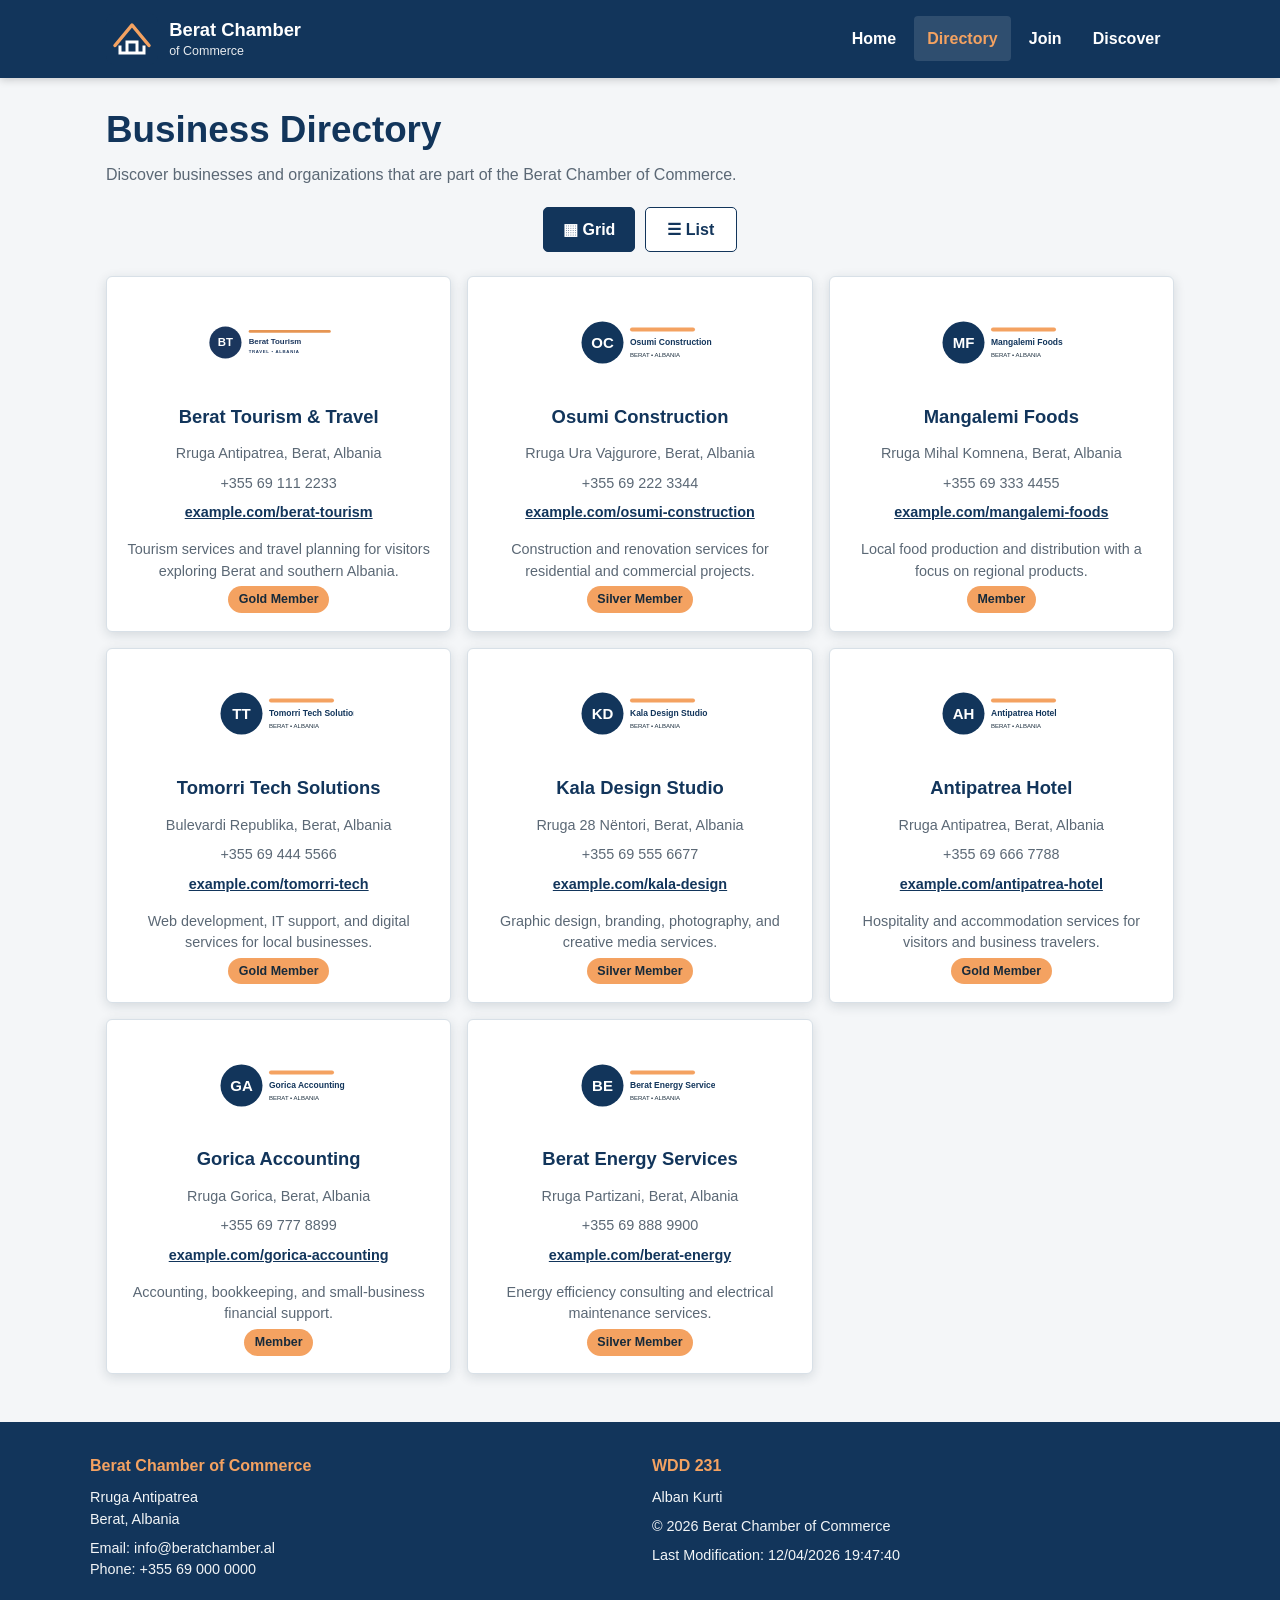
<file: chamber/directory.html>
<!DOCTYPE html>
<html lang="en">
<head>
    <meta charset="UTF-8">
    <meta name="viewport" content="width=device-width, initial-scale=1.0">

    <title>Berat Chamber of Commerce | Directory</title>
    <meta name="description" content="Explore the business member directory of the Berat Chamber of Commerce in Berat, Albania.">
    <meta name="author" content="Alban Kurti">

    <!-- Open Graph / Facebook -->
    <meta property="og:title" content="Berat Chamber of Commerce | Business Directory">
    <meta property="og:description" content="Explore local businesses and organizations that are members of the Berat Chamber of Commerce.">
    <meta property="og:image" content="https://albankurti122.github.io/wdd231/chamber/images/chamber-social.svg">
    <meta property="og:url" content="https://albankurti122.github.io/wdd231/chamber/directory.html">
    <meta property="og:type" content="website">

    <link rel="icon" href="images/favicon.svg" type="image/svg+xml">
    <link rel="stylesheet" href="styles/normalize.css">
    <link rel="stylesheet" href="styles/small.css">
    <link rel="stylesheet" href="styles/larger.css">

    <script src="scripts/main.js" defer></script>
</head>
<body>
    <header class="site-header">
        <div class="header-inner">
            <a class="brand" href="index.html" aria-label="Berat Chamber of Commerce home">
                <img src="images/chamber-logo.svg" alt="" width="52" height="52">
                <span class="brand-text">
                    <strong>Berat Chamber</strong>
                    <small>of Commerce</small>
                </span>
            </a>

            <button id="menu-button" class="menu-button" type="button" aria-label="Open navigation" aria-expanded="false" aria-controls="main-nav">
                <span class="hamburger">☰</span>
            </button>

            <nav id="main-nav" class="main-nav" aria-label="Main navigation">
                <a href="index.html">Home</a>
                <a href="directory.html" class="active" aria-current="page">Directory</a>
                <a href="join.html">Join</a>
                <a href="discover.html">Discover</a>
            </nav>
        </div>
    </header>

    <main>
        <section class="page-heading">
            <h1>Business Directory</h1>
            <p>Discover businesses and organizations that are part of the Berat Chamber of Commerce.</p>
        </section>

        <section class="directory-controls" aria-label="Directory display options">
            <h2 class="visually-hidden">Choose directory view</h2>
            <button id="grid-button" class="view-button active" type="button" aria-pressed="true">
                <span aria-hidden="true">▦</span> Grid
            </button>
            <button id="list-button" class="view-button" type="button" aria-pressed="false">
                <span aria-hidden="true">☰</span> List
            </button>
        </section>

        <section id="members" class="members grid-view" aria-label="Chamber member businesses" aria-live="polite">
            <p class="loading">Loading chamber members...</p>
        </section>
    </main>

    <footer class="site-footer">
        <div class="footer-grid">
            <section>
                <h2>Berat Chamber of Commerce</h2>
                <address>
                    Rruga Antipatrea<br>
                    Berat, Albania
                </address>
                <p>Email: info@beratchamber.al<br>Phone: +355 69 000 0000</p>
            </section>

            <section>
                <h2>WDD 231</h2>
                <p>Alban Kurti</p>
                <p>&copy; <span id="current-year"></span> Berat Chamber of Commerce</p>
                <p>Last Modification: <span id="last-modified"></span></p>
            </section>
        </div>
    </footer>
</body>
</html>
</file>
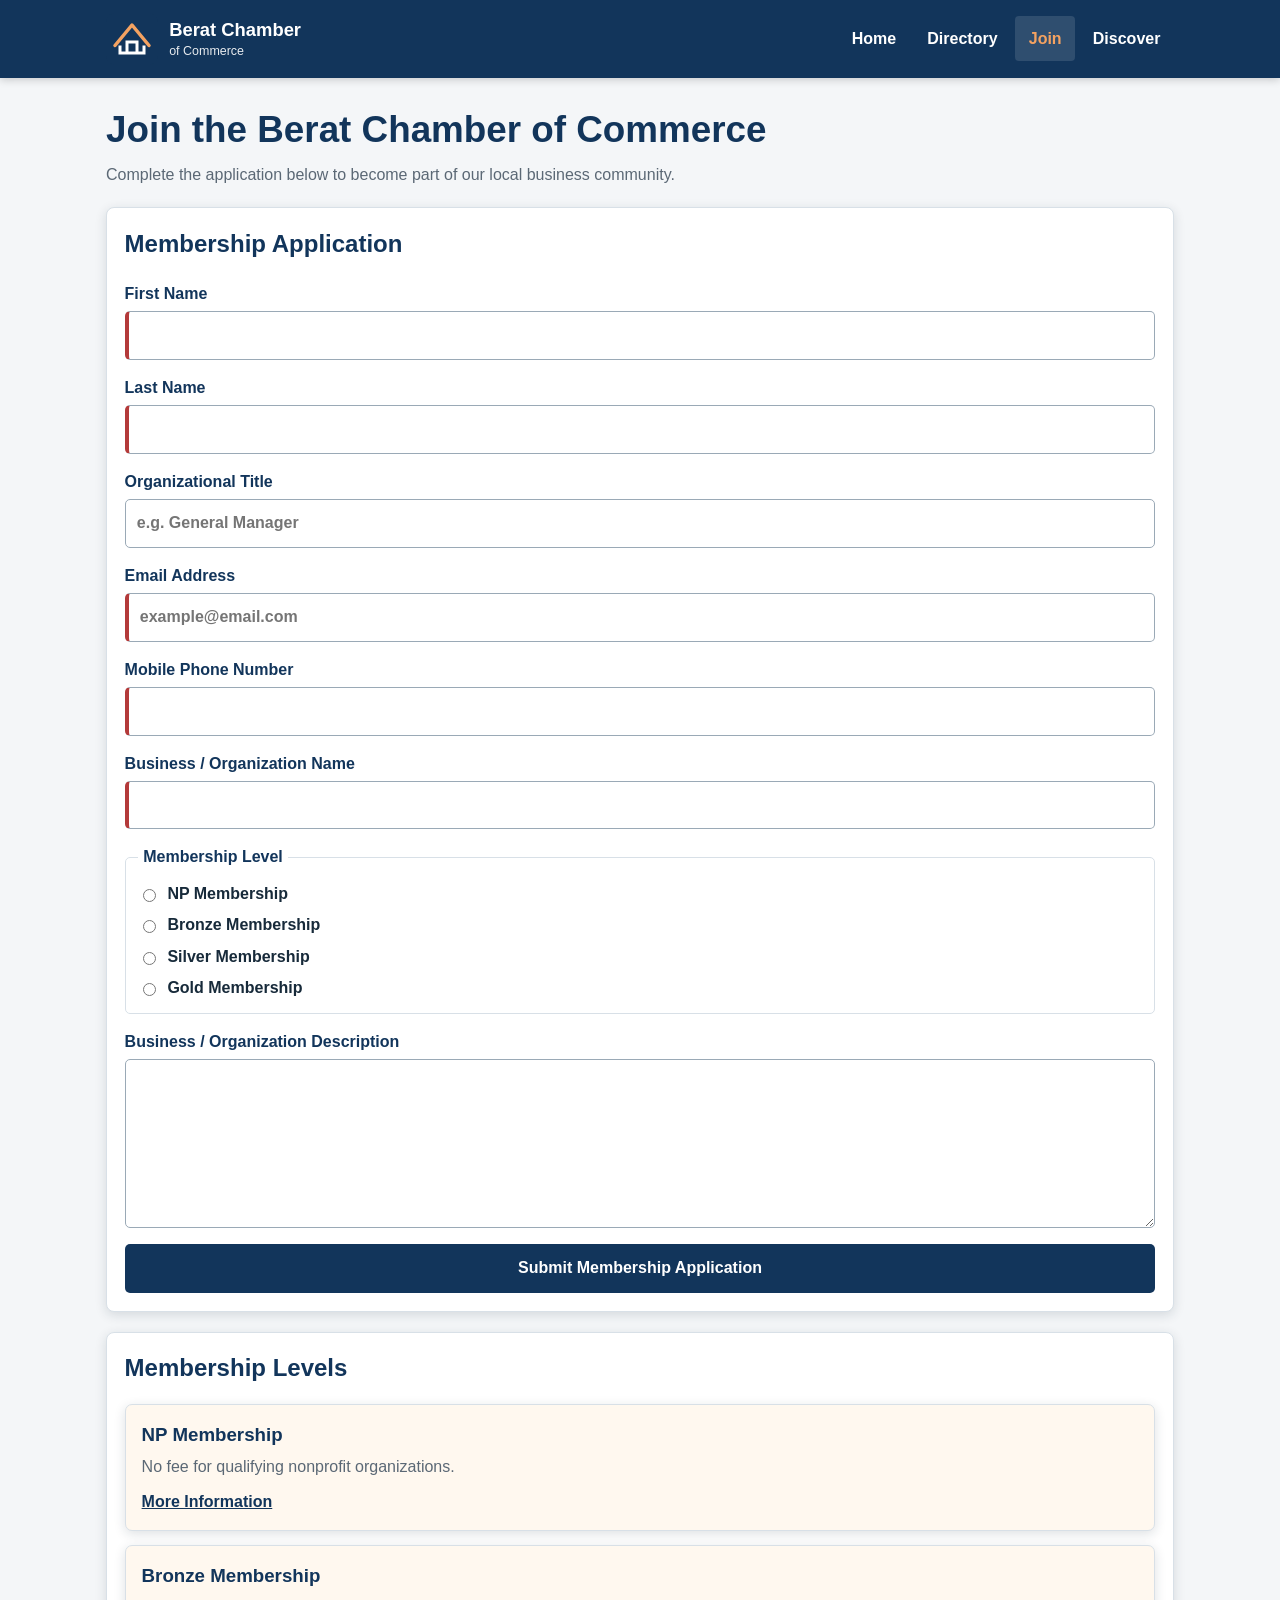
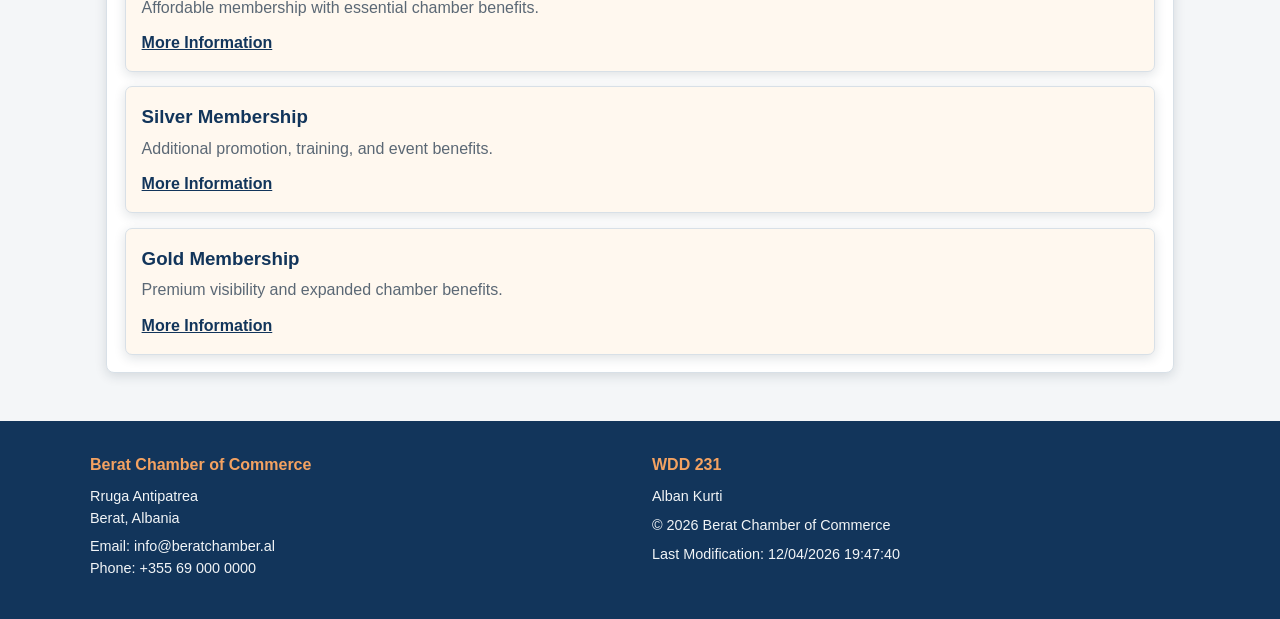
<file: chamber/join.html>
<!DOCTYPE html>
<html lang="en">
<head>
<meta charset="UTF-8">
<meta name="viewport" content="width=device-width, initial-scale=1.0">
<title>Join | Berat Chamber of Commerce</title>
<meta name="description" content="Apply for membership in the Berat Chamber of Commerce and choose the membership level that fits your organization.">
<meta name="author" content="Alban Kurti">


 <!-- Google Fonts -->
 <link rel="preconnect" href="https://fonts.googleapis.com">
 <link rel="preconnect" href="https://fonts.gstatic.com" crossorigin>
 <link href="https://fonts.googleapis.com/css2?family=Roboto:wght@400;500;700&display=swap" rel="stylesheet">

<meta property="og:title" content="Join | Berat Chamber of Commerce">
<meta property="og:description" content="Apply for membership in the Berat Chamber of Commerce.">
<meta property="og:image" content="https://albankurti122.github.io/wdd231/chamber/images/chamber-social.svg">
<meta property="og:url" content="https://albankurti122.github.io/wdd231/chamber/join.html">
<meta property="og:type" content="website">
<link rel="icon" href="images/favicon.svg" type="image/svg+xml">
<link rel="stylesheet" href="styles/normalize.css">
<link rel="stylesheet" href="styles/larger.css">
<link rel="stylesheet" href="styles/small.css">
<script src="scripts/join.js" defer></script>
</head>
<body>
<header class="site-header">
  <div class="header-inner">
    <a class="brand" href="index.html" aria-label="Berat Chamber of Commerce home">
      <img src="images/chamber-logo.svg" alt="" width="52" height="52">
      <span class="brand-text"><strong>Berat Chamber</strong><small>of Commerce</small></span>
    </a>
    <button id="menu-button" class="menu-button" type="button" aria-label="Open navigation" aria-expanded="false" aria-controls="main-nav">☰</button>
    <nav id="main-nav" class="main-nav" aria-label="Main navigation">
      <a href="index.html">Home</a>
      <a href="directory.html">Directory</a>
      <a href="join.html" class="active" aria-current="page">Join</a>
      <a href="discover.html">Discover</a>
    </nav>
  </div>
</header>

<main>
  <div class="page-heading">
    <h1>Join the Berat Chamber of Commerce</h1>
    <p>Complete the application below to become part of our local business community.</p>
  </div>

  <div class="join-layout">
    <section class="join-form-section" aria-labelledby="application-title">
      <h2 id="application-title">Membership Application</h2>
      <form method="get" action="thankyou.html" id="membership-form">
        <label>
          First Name
          <input type="text" name="firstName" title="Enter your first name" autocomplete="given-name" required>
        </label>

        <label>
          Last Name
          <input type="text" name="lastName" title="Enter your last name" autocomplete="family-name" required>
        </label>

        <label>
          Organizational Title
          <input type="text" name="organizationTitle" title="Enter your title within the organization" autocomplete="organization-title" pattern="[A-Za-z -]{7,}" placeholder="e.g. General Manager">
        </label>

        <label>
          Email Address
          <input type="email" name="email" title="Enter your email address" autocomplete="email" placeholder="example@email.com" required>
        </label>

        <label>
          Mobile Phone Number
          <input type="tel" name="phone" title="Enter your mobile phone number" autocomplete="tel" required>
        </label>

        <label>
          Business / Organization Name
          <input type="text" name="organization" title="Enter your business or organization name" autocomplete="organization" required>
        </label>

        <fieldset>
          <legend>Membership Level</legend>
          <label class="radio-option"><input type="radio" name="membership" value="np" required> NP Membership</label>
          <label class="radio-option"><input type="radio" name="membership" value="bronze"> Bronze Membership</label>
          <label class="radio-option"><input type="radio" name="membership" value="silver"> Silver Membership</label>
          <label class="radio-option"><input type="radio" name="membership" value="gold"> Gold Membership</label>
        </fieldset>

        <label>
          Business / Organization Description
          <textarea name="description" title="Describe your business or organization" rows="6"></textarea>
        </label>

        <input type="hidden" name="timestamp" id="timestamp">

        <input class="submit-button" type="submit" value="Submit Membership Application">
      </form>
    </section>

    <aside class="membership-levels" aria-labelledby="levels-title">
      <h2 id="levels-title">Membership Levels</h2>

      <article class="membership-card level-np">
        <h3>NP Membership</h3>
        <p>No fee for qualifying nonprofit organizations.</p>
        <a href="#np-modal" class="modal-link" data-modal="np-modal">More Information</a>
      </article>

      <article class="membership-card level-bronze">
        <h3>Bronze Membership</h3>
        <p>Affordable membership with essential chamber benefits.</p>
        <a href="#bronze-modal" class="modal-link" data-modal="bronze-modal">More Information</a>
      </article>

      <article class="membership-card level-silver">
        <h3>Silver Membership</h3>
        <p>Additional promotion, training, and event benefits.</p>
        <a href="#silver-modal" class="modal-link" data-modal="silver-modal">More Information</a>
      </article>

      <article class="membership-card level-gold">
        <h3>Gold Membership</h3>
        <p>Premium visibility and expanded chamber benefits.</p>
        <a href="#gold-modal" class="modal-link" data-modal="gold-modal">More Information</a>
      </article>
    </aside>
  </div>

  <dialog id="np-modal" class="membership-modal" aria-labelledby="np-title">
    <div>
      <h2 id="np-title">NP Membership Benefits</h2>
      <ul><li>No membership fee.</li><li>Community networking opportunities.</li><li>Access to selected chamber events.</li><li>Business resources and updates.</li></ul>
      <button type="button" class="close-modal">Close</button>
    </div>
  </dialog>

  <dialog id="bronze-modal" class="membership-modal" aria-labelledby="bronze-title">
    <div>
      <h2 id="bronze-title">Bronze Membership Benefits</h2>
      <ul><li>Basic chamber membership.</li><li>Networking opportunities.</li><li>Member event invitations.</li><li>Business resources and announcements.</li></ul>
      <button type="button" class="close-modal">Close</button>
    </div>
  </dialog>

  <dialog id="silver-modal" class="membership-modal" aria-labelledby="silver-title">
    <div>
      <h2 id="silver-title">Silver Membership Benefits</h2>
      <ul><li>All Bronze benefits.</li><li>Training and professional development opportunities.</li><li>Discounts for selected chamber events.</li><li>Additional business promotion opportunities.</li></ul>
      <button type="button" class="close-modal">Close</button>
    </div>
  </dialog>

  <dialog id="gold-modal" class="membership-modal" aria-labelledby="gold-title">
    <div>
      <h2 id="gold-title">Gold Membership Benefits</h2>
      <ul><li>All Silver benefits.</li><li>Priority promotional opportunities.</li><li>Eligibility for home page spotlight promotion.</li><li>Premium event and training opportunities.</li></ul>
      <button type="button" class="close-modal">Close</button>
    </div>
  </dialog>
</main>

<footer class="site-footer">
  <div class="footer-grid">
    <section>
      <h2>Berat Chamber of Commerce</h2>
      <address>Rruga Antipatrea<br>Berat, Albania</address>
      <p>Email: info@beratchamber.al<br>Phone: +355 69 000 0000</p>
    </section>
    <section>
      <h2>WDD 231</h2>
      <p>Alban Kurti</p>
      <p>&copy; <span id="current-year"></span> Berat Chamber of Commerce</p>
      <p>Last Modification: <span id="last-modified"></span></p>
    </section>
  </div>
</footer>
</body>
</html>
</file>
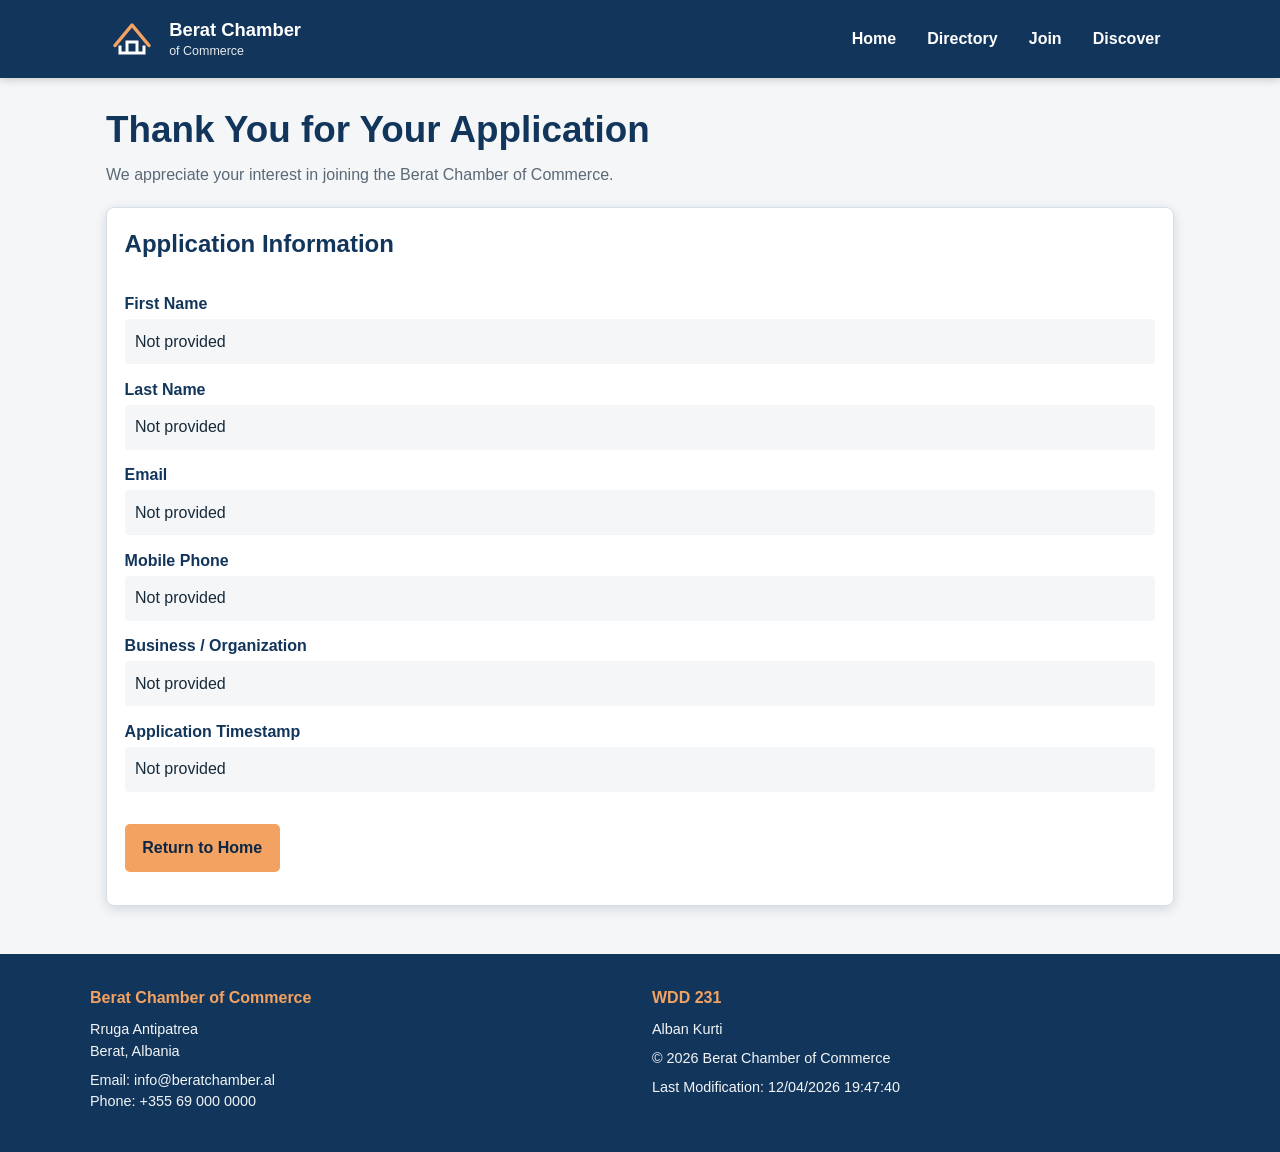
<file: chamber/thankyou.html>
<!DOCTYPE html>
<html lang="en">
<head>
<meta charset="UTF-8">
<meta name="viewport" content="width=device-width, initial-scale=1.0">
<meta name="description" content="Confirmation of a Berat Chamber of Commerce membership application.">
<meta name="author" content="Alban Kurti">
<title>Thank You | Berat Chamber of Commerce</title>

 <!-- Google Fonts -->
 <link rel="preconnect" href="https://fonts.googleapis.com">
 <link rel="preconnect" href="https://fonts.gstatic.com" crossorigin>
 <link href="https://fonts.googleapis.com/css2?family=Roboto:wght@400;500;700&display=swap" rel="stylesheet">
 
<link rel="icon" href="images/favicon.svg" type="image/svg+xml">
<link rel="stylesheet" href="css/normalize.css">
<link rel="stylesheet" href="css/small.css">
<link rel="stylesheet" href="css/larger.css">
<script src="scripts/thankyou.js" defer></script>
</head>
<body>
<header class="site-header">
  <div class="header-inner">
    <a class="brand" href="index.html" aria-label="Berat Chamber of Commerce home">
      <img src="images/chamber-logo.svg" alt="" width="52" height="52">
      <span class="brand-text"><strong>Berat Chamber</strong><small>of Commerce</small></span>
    </a>
    <button id="menu-button" class="menu-button" type="button" aria-label="Open navigation" aria-expanded="false" aria-controls="main-nav">☰</button>
    <nav id="main-nav" class="main-nav" aria-label="Main navigation">
      <a href="index.html">Home</a><a href="directory.html">Directory</a><a href="join.html">Join</a><a href="discover.html">Discover</a>
    </nav>
  </div>
</header>

<main>
  <div class="page-heading">
    <h1>Thank You for Your Application</h1>
    <p>We appreciate your interest in joining the Berat Chamber of Commerce.</p>
  </div>
  <section class="confirmation-card" aria-labelledby="confirmation-title">
    <h2 id="confirmation-title">Application Information</h2>
    <dl id="application-information"></dl>
    <p><a class="cta-button" href="index.html">Return to Home</a></p>
  </section>
</main>

<footer class="site-footer">
  <div class="footer-grid">
    <section><h2>Berat Chamber of Commerce</h2><address>Rruga Antipatrea<br>Berat, Albania</address><p>Email: info@beratchamber.al<br>Phone: +355 69 000 0000</p></section>
    <section><h2>WDD 231</h2><p>Alban Kurti</p><p>&copy; <span id="current-year"></span> Berat Chamber of Commerce</p><p>Last Modification: <span id="last-modified"></span></p></section>
  </div>
</footer>
</body>
</html>
</file>
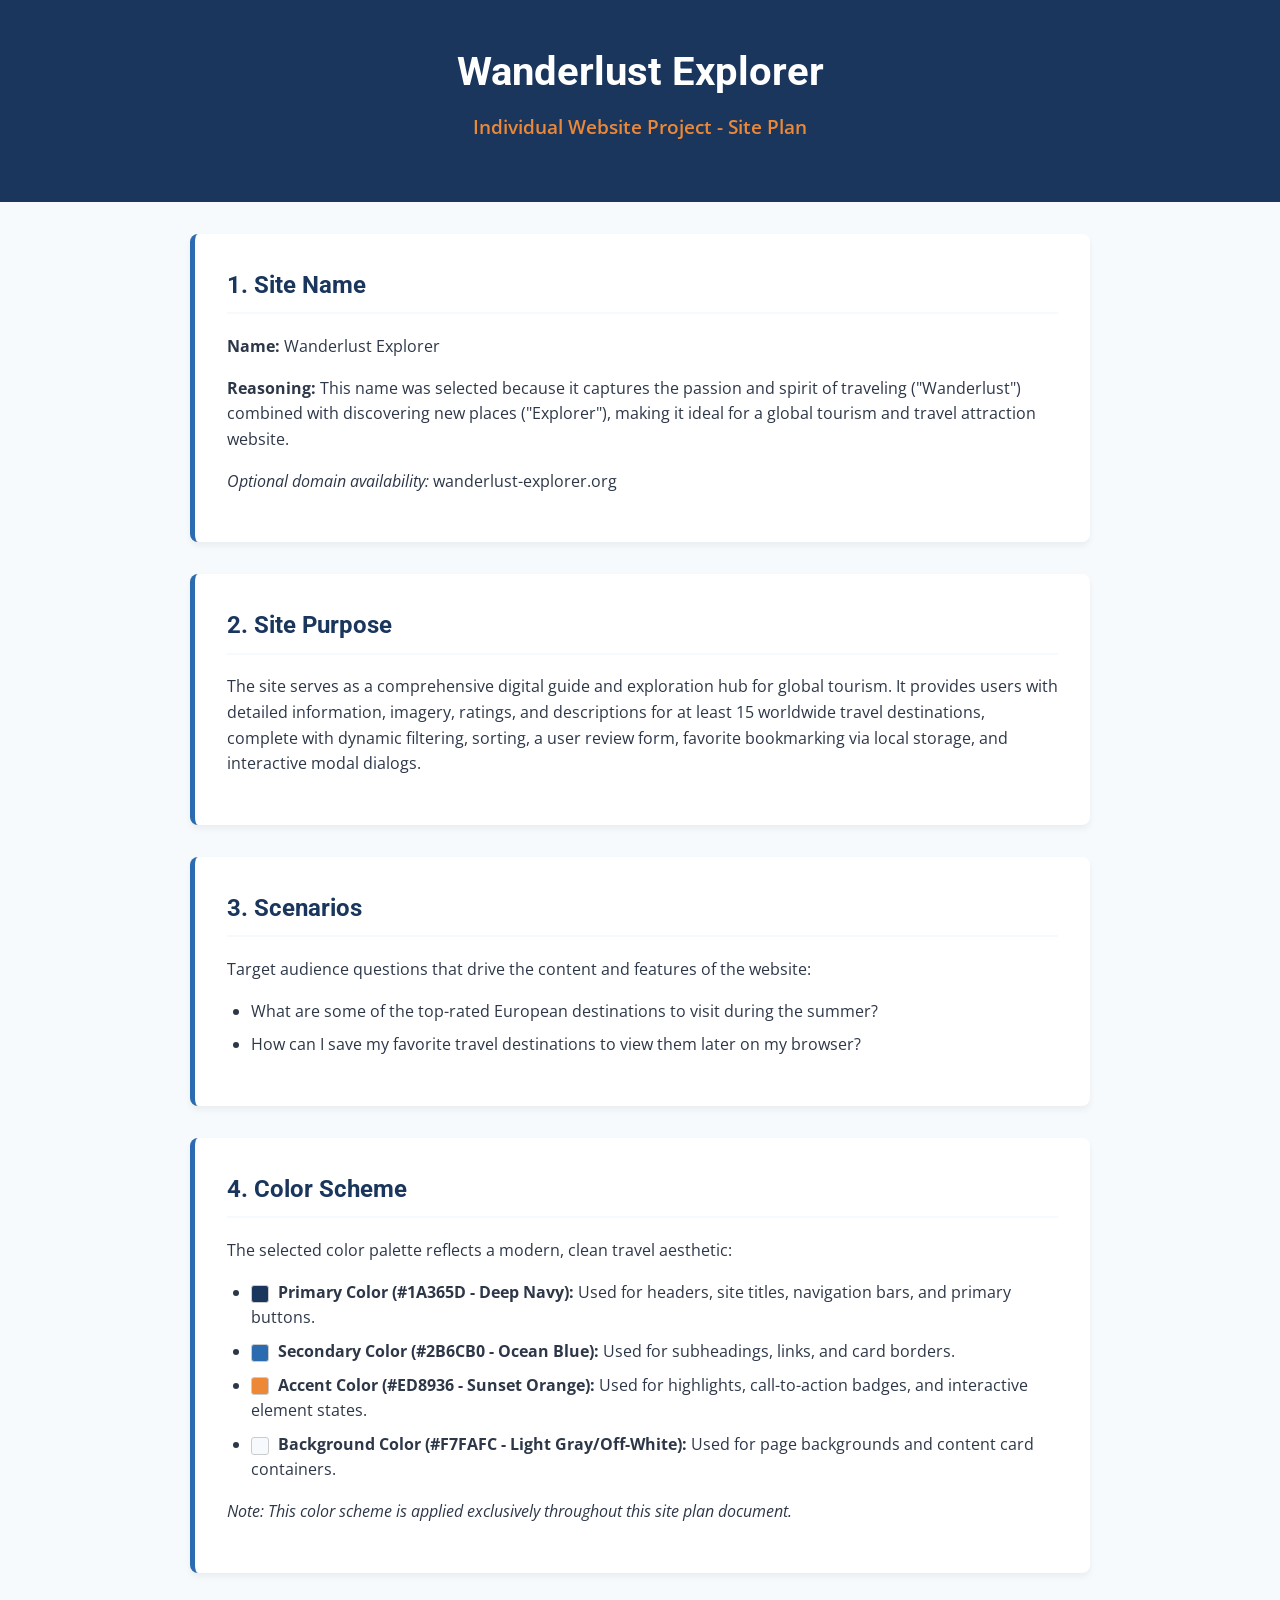
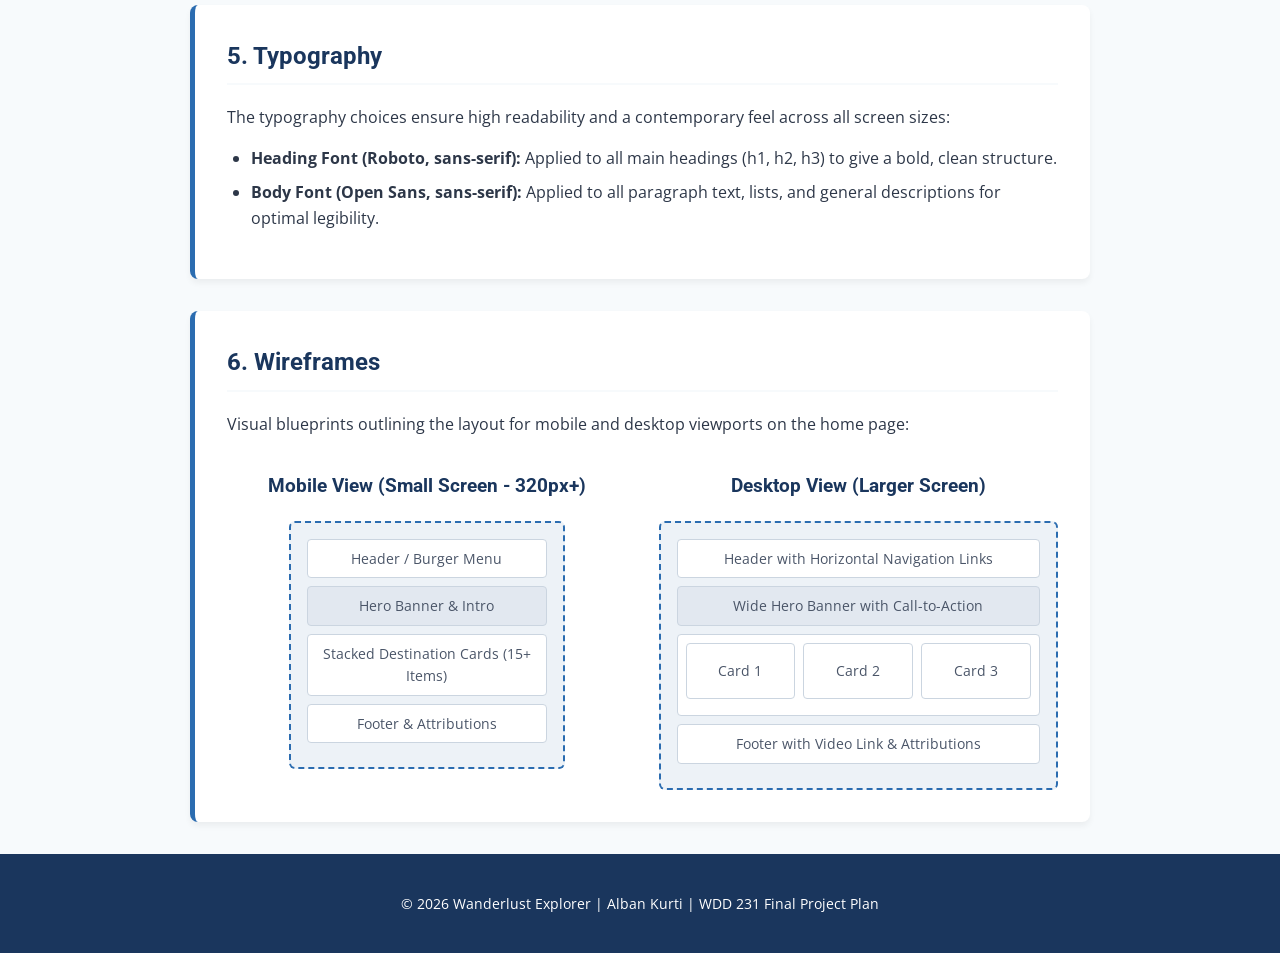
<file: final/siteplan.html>
<!DOCTYPE html>
<html lang="en">
<head>
    <meta charset="UTF-8">
    <meta name="viewport" content="width=device-width, initial-scale=1.0">
    <title>Wanderlust Explorer - Site Plan</title>
    <link rel="stylesheet" href="styles/siteplan.css">
</head>
<body>
    <header>
        <h1>Wanderlust Explorer</h1>
        <p class="subtitle">Individual Website Project - Site Plan</p>
    </header>

    <main>
        <section>
            <h2>1. Site Name</h2>
            <p><strong>Name:</strong> Wanderlust Explorer</p>
            <p><strong>Reasoning:</strong> This name was selected because it captures the passion and spirit of traveling ("Wanderlust") combined with discovering new places ("Explorer"), making it ideal for a global tourism and travel attraction website.</p>
            <p><em>Optional domain availability:</em> wanderlust-explorer.org</p>
        </section>

        <section>
            <h2>2. Site Purpose</h2>
            <p>The site serves as a comprehensive digital guide and exploration hub for global tourism. It provides users with detailed information, imagery, ratings, and descriptions for at least 15 worldwide travel destinations, complete with dynamic filtering, sorting, a user review form, favorite bookmarking via local storage, and interactive modal dialogs.</p>
        </section>

        <section>
            <h2>3. Scenarios</h2>
            <p>Target audience questions that drive the content and features of the website:</p>
            <ul>
                <li>What are some of the top-rated European destinations to visit during the summer?</li>
                <li>How can I save my favorite travel destinations to view them later on my browser?</li>
            </ul>
        </section>

        <section>
            <h2>4. Color Scheme</h2>
            <p>The selected color palette reflects a modern, clean travel aesthetic:</p>
            <ul>
                <li><span class="color-box primary"></span> <strong>Primary Color (#1A365D - Deep Navy):</strong> Used for headers, site titles, navigation bars, and primary buttons.</li>
                <li><span class="color-box secondary"></span> <strong>Secondary Color (#2B6CB0 - Ocean Blue):</strong> Used for subheadings, links, and card borders.</li>
                <li><span class="color-box accent"></span> <strong>Accent Color (#ED8936 - Sunset Orange):</strong> Used for highlights, call-to-action badges, and interactive element states.</li>
                <li><span class="color-box bg"></span> <strong>Background Color (#F7FAFC - Light Gray/Off-White):</strong> Used for page backgrounds and content card containers.</li>
            </ul>
            <p><em>Note: This color scheme is applied exclusively throughout this site plan document.</em></p>
        </section>

        <section>
            <h2>5. Typography</h2>
            <p>The typography choices ensure high readability and a contemporary feel across all screen sizes:</p>
            <ul>
                <li><strong>Heading Font (Roboto, sans-serif):</strong> Applied to all main headings (h1, h2, h3) to give a bold, clean structure.</li>
                <li><strong>Body Font (Open Sans, sans-serif):</strong> Applied to all paragraph text, lists, and general descriptions for optimal legibility.</li>
            </ul>
        </section>

        <section>
            <h2>6. Wireframes</h2>
            <p>Visual blueprints outlining the layout for mobile and desktop viewports on the home page:</p>
            
            <div class="wireframe-container">
                <div class="wireframe-box">
                    <h3>Mobile View (Small Screen - 320px+)</h3>
                    <div class="wireframe-mockup mobile">
                        <div class="wf-header">Header / Burger Menu</div>
                        <div class="wf-hero">Hero Banner & Intro</div>
                        <div class="wf-content">Stacked Destination Cards (15+ Items)</div>
                        <div class="wf-footer">Footer & Attributions</div>
                    </div>
                </div>

                <div class="wireframe-box">
                    <h3>Desktop View (Larger Screen)</h3>
                    <div class="wireframe-mockup desktop">
                        <div class="wf-header">Header with Horizontal Navigation Links</div>
                        <div class="wf-hero">Wide Hero Banner with Call-to-Action</div>
                        <div class="wf-content grid">
                            <div class="wf-card">Card 1</div>
                            <div class="wf-card">Card 2</div>
                            <div class="wf-card">Card 3</div>
                        </div>
                        <div class="wf-footer">Footer with Video Link & Attributions</div>
                    </div>
                </div>
            </div>
        </section>
    </main>

    <footer>
        <p>&copy; 2026 Wanderlust Explorer | Alban Kurti | WDD 231 Final Project Plan</p>
    </footer>
</body>
</html>
</file>
<file: chamber/styles/small.css>
:root {
    --navy: #12355b;
    --navy-dark: #0b2745;
    --orange: #f4a261;
    --cream: #fff8ef;
    --text: #172a3a;
    --muted: #5b6875;
    --background: #f4f6f8;
    --white: #ffffff;
    --border: #d8e0e7;
    --shadow: 0 3px 12px rgba(23, 42, 58, 0.14);
}

* {
    box-sizing: border-box;
}

html {
    background: var(--background);
}

body {
    margin: 0;
    min-width: 320px;
    font-family: Arial, Helvetica, sans-serif;
    line-height: 1.5;
    color: var(--text);
    background: var(--background);
}

img {
    max-width: 100%;
}

a {
    color: var(--navy);
}

a:hover {
    color: var(--navy-dark);
}

.visually-hidden {
    position: absolute;
    width: 1px;
    height: 1px;
    padding: 0;
    margin: -1px;
    overflow: hidden;
    clip: rect(0, 0, 0, 0);
    white-space: nowrap;
    border: 0;
}

.site-header {
    background: var(--navy);
    color: var(--white);
    box-shadow: 0 2px 8px rgba(0, 0, 0, 0.18);
}

.header-inner {
    position: relative;
    max-width: 1100px;
    margin: 0 auto;
    padding: 0.8rem 1rem;
}

.brand {
    display: inline-flex;
    align-items: center;
    gap: 0.7rem;
    color: var(--white);
    text-decoration: none;
}

.brand:hover {
    color: var(--white);
}

.brand img {
    width: 52px;
    height: 52px;
    flex: 0 0 52px;
}

.brand-text {
    display: flex;
    flex-direction: column;
    line-height: 1.15;
}

.brand strong {
    font-size: 1.15rem;
}

.brand small {
    margin-top: 0.2rem;
    font-size: 0.78rem;
    opacity: 0.9;
}

.menu-button {
    position: absolute;
    top: 1rem;
    right: 1rem;
    width: 44px;
    height: 40px;
    border: 1px solid rgba(255, 255, 255, 0.65);
    border-radius: 5px;
    background: transparent;
    color: var(--white);
    font-size: 1.25rem;
    cursor: pointer;
}

.menu-button:hover,
.menu-button:focus-visible {
    background: rgba(255, 255, 255, 0.12);
}

.main-nav {
    display: none;
    flex-direction: column;
    margin-top: 0.75rem;
}

.main-nav.open {
    display: flex;
}

.main-nav a {
    padding: 0.8rem 0.65rem;
    border-top: 1px solid rgba(255, 255, 255, 0.15);
    color: var(--white);
    text-decoration: none;
    font-weight: 600;
}

.main-nav a:hover,
.main-nav a.active {
    background: rgba(255, 255, 255, 0.12);
    color: var(--orange);
}

main {
    width: min(1100px, 100%);
    margin: 0 auto;
    padding: 1.5rem 1rem 3rem;
}

.page-heading {
    margin-bottom: 1.25rem;
}

.page-heading h1 {
    margin: 0 0 0.4rem;
    color: var(--navy);
    font-size: clamp(1.7rem, 6vw, 2.3rem);
}

.page-heading p {
    margin: 0;
    color: var(--muted);
}

.directory-controls {
    display: flex;
    justify-content: center;
    gap: 0.6rem;
    margin: 1rem 0 1.5rem;
}

.view-button {
    min-width: 92px;
    padding: 0.6rem 0.9rem;
    border: 1px solid var(--navy);
    border-radius: 5px;
    background: var(--white);
    color: var(--navy);
    font-weight: 700;
    cursor: pointer;
}

.view-button:hover,
.view-button:focus-visible,
.view-button.active {
    background: var(--navy);
    color: var(--white);
}

.members {
    min-height: 250px;
}

.grid-view {
    display: grid;
    grid-template-columns: 1fr;
    gap: 1rem;
}

.member-card {
    display: flex;
    flex-direction: column;
    align-items: center;
    padding: 1.1rem;
    min-height: 330px;
    border: 1px solid var(--border);
    border-radius: 6px;
    background: var(--white);
    box-shadow: var(--shadow);
    text-align: center;
}

.member-card img {
    width: 150px;
    height: 95px;
    object-fit: contain;
    margin: 0 auto 0.8rem;
}

.member-card h2 {
    margin: 0 0 0.55rem;
    color: var(--navy);
    font-size: 1.15rem;
}

.member-card p {
    margin: 0.25rem 0;
    font-size: 0.9rem;
}

.member-card .address,
.member-card .phone {
    color: var(--muted);
}

.member-card a {
    overflow-wrap: anywhere;
    font-weight: 700;
}

.member-card .description {
    margin-top: 0.7rem;
    color: var(--muted);
}

.level {
    display: inline-block;
    margin-top: auto;
    padding: 0.25rem 0.65rem;
    border-radius: 999px;
    background: var(--orange);
    color: #172a3a;
    font-size: 0.78rem;
    font-weight: 700;
}

.list-view {
    display: flex;
    flex-direction: column;
    gap: 0.4rem;
}

.list-view .member-card {
    display: grid;
    grid-template-columns: 1fr;
    align-items: center;
    min-height: auto;
    padding: 0.8rem 1rem;
    border-radius: 2px;
    box-shadow: none;
    text-align: left;
}

.list-view .member-card img,
.list-view .member-card .description,
.list-view .member-card .level {
    display: none;
}

.list-view .member-card h2 {
    margin: 0 0 0.15rem;
    font-size: 1rem;
}

.list-view .member-card p {
    margin: 0.1rem 0;
}

.loading,
.error {
    grid-column: 1 / -1;
    margin: 0;
    padding: 2rem;
    border-radius: 6px;
    background: var(--white);
    text-align: center;
}

.error {
    color: #8a2d2d;
}

.site-footer {
    padding: 2rem 1rem;
    background: var(--navy);
    color: var(--white);
}

.footer-grid {
    width: min(1100px, 100%);
    margin: 0 auto;
    display: grid;
    gap: 1.5rem;
}

.site-footer section {
    margin: 0;
}

.site-footer h2 {
    margin: 0 0 0.55rem;
    color: var(--orange);
    font-size: 1rem;
}

.site-footer p,
.site-footer address {
    margin: 0 0 0.45rem;
    color: #f2f5f7;
    font-size: 0.9rem;
    font-style: normal;
}

@media (min-width: 700px) {
    .header-inner {
        display: flex;
        align-items: center;
        justify-content: space-between;
        padding: 0.8rem 1rem;
    }

    .menu-button {
        display: none;
    }

    .main-nav {
        display: flex;
        flex-direction: row;
        gap: 0.25rem;
        margin: 0;
    }

    .main-nav a {
        border-top: 0;
        border-radius: 4px;
        padding: 0.65rem 0.85rem;
    }

    .grid-view {
        grid-template-columns: repeat(2, 1fr);
    }

    .footer-grid {
        grid-template-columns: 1fr 1fr;
    }
}

.hero { position: relative; overflow: hidden; border-radius: 8px; margin-bottom: 1.5rem; background: var(--navy); }
.hero > img { display: block; width: 100%; height: auto; min-height: 300px; object-fit: cover; }
.hero-content { position: absolute; inset: 0; display: flex; flex-direction: column; justify-content: center; align-items: flex-start; padding: 1.25rem; background: linear-gradient(90deg, rgba(18,53,91,.9), rgba(18,53,91,.25)); color: var(--white); }
.hero h1 { max-width: 560px; margin: .2rem 0 .7rem; font-size: clamp(1.8rem, 7vw, 3.2rem); line-height: 1.1; }
.hero p { max-width: 560px; margin: .3rem 0 1rem; }
.eyebrow { color: var(--orange); font-weight: 700; text-transform: uppercase; letter-spacing: .08em; }
.cta-button { display: inline-block; padding: .75rem 1.1rem; border-radius: 5px; background: var(--orange); color: var(--navy-dark); font-weight: 700; text-decoration: none; }
.cta-button:hover { background: var(--white); }
.home-grid { display: grid; grid-template-columns: 1fr; gap: 1rem; margin-bottom: 1rem; }
.home-panel { padding: 1rem; margin-bottom: 1rem; border: 1px solid var(--border); border-radius: 8px; background: var(--white); box-shadow: var(--shadow); }
.home-panel h2 { margin-top: 0; color: var(--navy); }
.events article { padding: .7rem 0; border-bottom: 1px solid var(--border); }
.events article:last-child { border-bottom: 0; }
.events h3 { margin-bottom: .25rem; }
.current-temp { margin: 0; color: var(--navy); font-size: 2.5rem; font-weight: 700; }
.forecast-grid, .spotlight-grid { display: grid; grid-template-columns: 1fr; gap: .75rem; }
.forecast-grid article { padding: .6rem; border: 1px solid var(--border); border-radius: 5px; text-align: center; background: var(--cream); }
.forecast-grid h4 { margin: 0; color: var(--navy); }
.forecast-grid p { margin: .2rem 0; }
.weather-note { font-size: .8rem; color: var(--muted); }
.spotlight-card { padding: 1rem; border: 1px solid var(--border); border-radius: 6px; text-align: center; background: var(--cream); }
.spotlight-card img { width: 150px; height: 95px; object-fit: contain; }
.spotlight-card h3 { margin: .3rem 0; color: var(--navy); }
.spotlight-card p { margin: .25rem 0; overflow-wrap: anywhere; }

/* W04 Join Page */
.join-layout {
    display: grid;
    grid-template-columns: 1fr;
    gap: 1.25rem;
}

.join-form-section,
.membership-levels,
.confirmation-card {
    padding: 1.1rem;
    border: 1px solid var(--border);
    border-radius: 8px;
    background: var(--white);
    box-shadow: var(--shadow);
}

.join-form-section h2,
.membership-levels h2,
.confirmation-card h2 {
    margin-top: 0;
    color: var(--navy);
}

#membership-form {
    display: grid;
    gap: 1rem;
}

#membership-form > label {
    display: grid;
    gap: 0.35rem;
    color: var(--navy);
    font-weight: 700;
}

#membership-form input[type="text"],
#membership-form input[type="email"],
#membership-form input[type="tel"],
#membership-form textarea {
    width: 100%;
    padding: 0.7rem;
    border: 1px solid #9aa9b6;
    border-radius: 5px;
    font: inherit;
    color: var(--text);
    background: var(--white);
}

#membership-form input:focus,
#membership-form textarea:focus {
    outline: 3px solid rgba(244, 162, 97, 0.35);
    border-color: var(--navy);
}

#membership-form input:required:invalid:not(:focus) {
    border-left: 4px solid #b33a3a;
}

#membership-form fieldset {
    display: grid;
    gap: 0.45rem;
    margin: 0;
    padding: 0.8rem;
    border: 1px solid var(--border);
    border-radius: 5px;
}

#membership-form legend {
    padding: 0 0.3rem;
    color: var(--navy);
    font-weight: 700;
}

.radio-option {
    display: flex;
    align-items: center;
    gap: 0.5rem;
    font-weight: 600;
}

.radio-option input {
    accent-color: var(--navy);
}

.submit-button {
    padding: 0.8rem 1rem;
    border: 0;
    border-radius: 5px;
    background: var(--navy);
    color: var(--white);
    font: inherit;
    font-weight: 700;
    cursor: pointer;
}

.submit-button:hover,
.submit-button:focus-visible {
    background: var(--navy-dark);
}

.membership-levels {
    display: grid;
    gap: 0.9rem;
}

.membership-levels h2 {
    margin-bottom: 0.2rem;
}

.membership-card {
    padding: 1rem;
    border: 1px solid var(--border);
    border-radius: 7px;
    background: var(--cream);
    box-shadow: var(--shadow);
    opacity: 0;
    transform: translateY(25px);
    animation: membership-enter 0.65s ease forwards;
}

.membership-card:nth-of-type(2) { animation-delay: 0.12s; }
.membership-card:nth-of-type(3) { animation-delay: 0.24s; }
.membership-card:nth-of-type(4) { animation-delay: 0.36s; }

.membership-card h3 {
    margin: 0 0 0.35rem;
    color: var(--navy);
}

.membership-card p {
    margin: 0 0 0.7rem;
    color: var(--muted);
}

.membership-card a {
    font-weight: 700;
}

@keyframes membership-enter {
    to {
        opacity: 1;
        transform: translateY(0);
    }
}

.membership-modal {
    width: min(92vw, 520px);
    padding: 0;
    border: 0;
    border-radius: 8px;
    box-shadow: 0 8px 30px rgba(0,0,0,.3);
}

.membership-modal::backdrop {
    background: rgba(11, 39, 69, 0.65);
}

.membership-modal > div {
    padding: 1.4rem;
}

.membership-modal h2 {
    margin-top: 0;
    color: var(--navy);
}

.membership-modal li {
    margin-bottom: 0.5rem;
}

.close-modal {
    padding: 0.65rem 1rem;
    border: 0;
    border-radius: 5px;
    background: var(--navy);
    color: var(--white);
    font-weight: 700;
    cursor: pointer;
}

.confirmation-card dl {
    display: grid;
    grid-template-columns: 1fr;
    gap: 0.2rem;
}

.confirmation-card dt {
    margin-top: 0.65rem;
    color: var(--navy);
    font-weight: 700;
}

.confirmation-card dd {
    margin: 0;
    padding: 0.65rem;
    border-radius: 4px;
    background: var(--background);
    overflow-wrap: anywhere;
}

.confirmation-card .cta-button {
    margin-top: 1rem;
}

@media (prefers-reduced-motion: reduce) {
    .membership-card {
        animation: none;
        opacity: 1;
        transform: none;
    }
}
</file>
<file: chamber/styles/larger.css>
@media (min-width: 1000px) {
    .grid-view {
        grid-template-columns: repeat(3, 1fr);
    }

    .member-card {
        min-height: 345px;
    }
}

@media (min-width: 700px) {
    .hero-content { padding: 2.5rem; }
    .home-grid { grid-template-columns: 1fr 1fr; align-items: stretch; }
    .spotlight-grid { grid-template-columns: repeat(3, 1fr); }
    .forecast-grid { grid-template-columns: repeat(3, 1fr); }
}

@media (min-width: 900px) {
    .join-layout {
        grid-template-columns: minmax(0, 1.5fr) minmax(280px, 0.85fr);
        align-items: start;
    }

    .membership-levels {
        position: sticky;
        top: 1rem;
    }
}
</file>
<file: chamber/css/small.css>
:root {
    --navy: #12355b;
    --navy-dark: #0b2745;
    --orange: #f4a261;
    --cream: #fff8ef;
    --text: #172a3a;
    --muted: #5b6875;
    --background: #f4f6f8;
    --white: #ffffff;
    --border: #d8e0e7;
    --shadow: 0 3px 12px rgba(23, 42, 58, 0.14);
}

* {
    box-sizing: border-box;
}

html {
    background: var(--background);
}

body {
    margin: 0;
    min-width: 320px;
    font-family: Arial, Helvetica, sans-serif;
    line-height: 1.5;
    color: var(--text);
    background: var(--background);
}

img {
    max-width: 100%;
}

a {
    color: var(--navy);
}

a:hover {
    color: var(--navy-dark);
}

.visually-hidden {
    position: absolute;
    width: 1px;
    height: 1px;
    padding: 0;
    margin: -1px;
    overflow: hidden;
    clip: rect(0, 0, 0, 0);
    white-space: nowrap;
    border: 0;
}

.site-header {
    background: var(--navy);
    color: var(--white);
    box-shadow: 0 2px 8px rgba(0, 0, 0, 0.18);
}

.header-inner {
    position: relative;
    max-width: 1100px;
    margin: 0 auto;
    padding: 0.8rem 1rem;
}

.brand {
    display: inline-flex;
    align-items: center;
    gap: 0.7rem;
    color: var(--white);
    text-decoration: none;
}

.brand:hover {
    color: var(--white);
}

.brand img {
    width: 52px;
    height: 52px;
    flex: 0 0 52px;
}

.brand-text {
    display: flex;
    flex-direction: column;
    line-height: 1.15;
}

.brand strong {
    font-size: 1.15rem;
}

.brand small {
    margin-top: 0.2rem;
    font-size: 0.78rem;
    opacity: 0.9;
}

.menu-button {
    position: absolute;
    top: 1rem;
    right: 1rem;
    width: 44px;
    height: 40px;
    border: 1px solid rgba(255, 255, 255, 0.65);
    border-radius: 5px;
    background: transparent;
    color: var(--white);
    font-size: 1.25rem;
    cursor: pointer;
}

.menu-button:hover,
.menu-button:focus-visible {
    background: rgba(255, 255, 255, 0.12);
}

.main-nav {
    display: none;
    flex-direction: column;
    margin-top: 0.75rem;
}

.main-nav.open {
    display: flex;
}

.main-nav a {
    padding: 0.8rem 0.65rem;
    border-top: 1px solid rgba(255, 255, 255, 0.15);
    color: var(--white);
    text-decoration: none;
    font-weight: 600;
}

.main-nav a:hover,
.main-nav a.active {
    background: rgba(255, 255, 255, 0.12);
    color: var(--orange);
}

main {
    width: min(1100px, 100%);
    margin: 0 auto;
    padding: 1.5rem 1rem 3rem;
}

.page-heading {
    margin-bottom: 1.25rem;
}

.page-heading h1 {
    margin: 0 0 0.4rem;
    color: var(--navy);
    font-size: clamp(1.7rem, 6vw, 2.3rem);
}

.page-heading p {
    margin: 0;
    color: var(--muted);
}

.directory-controls {
    display: flex;
    justify-content: center;
    gap: 0.6rem;
    margin: 1rem 0 1.5rem;
}

.view-button {
    min-width: 92px;
    padding: 0.6rem 0.9rem;
    border: 1px solid var(--navy);
    border-radius: 5px;
    background: var(--white);
    color: var(--navy);
    font-weight: 700;
    cursor: pointer;
}

.view-button:hover,
.view-button:focus-visible,
.view-button.active {
    background: var(--navy);
    color: var(--white);
}

.members {
    min-height: 250px;
}

.grid-view {
    display: grid;
    grid-template-columns: 1fr;
    gap: 1rem;
}

.member-card {
    display: flex;
    flex-direction: column;
    align-items: center;
    padding: 1.1rem;
    min-height: 330px;
    border: 1px solid var(--border);
    border-radius: 6px;
    background: var(--white);
    box-shadow: var(--shadow);
    text-align: center;
}

.member-card img {
    width: 150px;
    height: 95px;
    object-fit: contain;
    margin: 0 auto 0.8rem;
}

.member-card h2 {
    margin: 0 0 0.55rem;
    color: var(--navy);
    font-size: 1.15rem;
}

.member-card p {
    margin: 0.25rem 0;
    font-size: 0.9rem;
}

.member-card .address,
.member-card .phone {
    color: var(--muted);
}

.member-card a {
    overflow-wrap: anywhere;
    font-weight: 700;
}

.member-card .description {
    margin-top: 0.7rem;
    color: var(--muted);
}

.level {
    display: inline-block;
    margin-top: auto;
    padding: 0.25rem 0.65rem;
    border-radius: 999px;
    background: var(--orange);
    color: #172a3a;
    font-size: 0.78rem;
    font-weight: 700;
}

.list-view {
    display: flex;
    flex-direction: column;
    gap: 0.4rem;
}

.list-view .member-card {
    display: grid;
    grid-template-columns: 1fr;
    align-items: center;
    min-height: auto;
    padding: 0.8rem 1rem;
    border-radius: 2px;
    box-shadow: none;
    text-align: left;
}

.list-view .member-card img,
.list-view .member-card .description,
.list-view .member-card .level {
    display: none;
}

.list-view .member-card h2 {
    margin: 0 0 0.15rem;
    font-size: 1rem;
}

.list-view .member-card p {
    margin: 0.1rem 0;
}

.loading,
.error {
    grid-column: 1 / -1;
    margin: 0;
    padding: 2rem;
    border-radius: 6px;
    background: var(--white);
    text-align: center;
}

.error {
    color: #8a2d2d;
}

.site-footer {
    padding: 2rem 1rem;
    background: var(--navy);
    color: var(--white);
}

.footer-grid {
    width: min(1100px, 100%);
    margin: 0 auto;
    display: grid;
    gap: 1.5rem;
}

.site-footer section {
    margin: 0;
}

.site-footer h2 {
    margin: 0 0 0.55rem;
    color: var(--orange);
    font-size: 1rem;
}

.site-footer p,
.site-footer address {
    margin: 0 0 0.45rem;
    color: #f2f5f7;
    font-size: 0.9rem;
    font-style: normal;
}

@media (min-width: 700px) {
    .header-inner {
        display: flex;
        align-items: center;
        justify-content: space-between;
        padding: 0.8rem 1rem;
    }

    .menu-button {
        display: none;
    }

    .main-nav {
        display: flex;
        flex-direction: row;
        gap: 0.25rem;
        margin: 0;
    }

    .main-nav a {
        border-top: 0;
        border-radius: 4px;
        padding: 0.65rem 0.85rem;
    }

    .grid-view {
        grid-template-columns: repeat(2, 1fr);
    }

    .footer-grid {
        grid-template-columns: 1fr 1fr;
    }
}

.hero { position: relative; overflow: hidden; border-radius: 8px; margin-bottom: 1.5rem; background: var(--navy); }
.hero > img { display: block; width: 100%; height: auto; min-height: 300px; object-fit: cover; }
.hero-content { position: absolute; inset: 0; display: flex; flex-direction: column; justify-content: center; align-items: flex-start; padding: 1.25rem; background: linear-gradient(90deg, rgba(18,53,91,.9), rgba(18,53,91,.25)); color: var(--white); }
.hero h1 { max-width: 560px; margin: .2rem 0 .7rem; font-size: clamp(1.8rem, 7vw, 3.2rem); line-height: 1.1; }
.hero p { max-width: 560px; margin: .3rem 0 1rem; }
.eyebrow { color: var(--orange); font-weight: 700; text-transform: uppercase; letter-spacing: .08em; }
.cta-button { display: inline-block; padding: .75rem 1.1rem; border-radius: 5px; background: var(--orange); color: var(--navy-dark); font-weight: 700; text-decoration: none; }
.cta-button:hover { background: var(--white); }
.home-grid { display: grid; grid-template-columns: 1fr; gap: 1rem; margin-bottom: 1rem; }
.home-panel { padding: 1rem; margin-bottom: 1rem; border: 1px solid var(--border); border-radius: 8px; background: var(--white); box-shadow: var(--shadow); }
.home-panel h2 { margin-top: 0; color: var(--navy); }
.events article { padding: .7rem 0; border-bottom: 1px solid var(--border); }
.events article:last-child { border-bottom: 0; }
.events h3 { margin-bottom: .25rem; }
.current-temp { margin: 0; color: var(--navy); font-size: 2.5rem; font-weight: 700; }
.forecast-grid, .spotlight-grid { display: grid; grid-template-columns: 1fr; gap: .75rem; }
.forecast-grid article { padding: .6rem; border: 1px solid var(--border); border-radius: 5px; text-align: center; background: var(--cream); }
.forecast-grid h4 { margin: 0; color: var(--navy); }
.forecast-grid p { margin: .2rem 0; }
.weather-note { font-size: .8rem; color: var(--muted); }
.spotlight-card { padding: 1rem; border: 1px solid var(--border); border-radius: 6px; text-align: center; background: var(--cream); }
.spotlight-card img { width: 150px; height: 95px; object-fit: contain; }
.spotlight-card h3 { margin: .3rem 0; color: var(--navy); }
.spotlight-card p { margin: .25rem 0; overflow-wrap: anywhere; }

/* W04 Join Page */
.join-layout {
    display: grid;
    grid-template-columns: 1fr;
    gap: 1.25rem;
}

.join-form-section,
.membership-levels,
.confirmation-card {
    padding: 1.1rem;
    border: 1px solid var(--border);
    border-radius: 8px;
    background: var(--white);
    box-shadow: var(--shadow);
}

.join-form-section h2,
.membership-levels h2,
.confirmation-card h2 {
    margin-top: 0;
    color: var(--navy);
}

#membership-form {
    display: grid;
    gap: 1rem;
}

#membership-form > label {
    display: grid;
    gap: 0.35rem;
    color: var(--navy);
    font-weight: 700;
}

#membership-form input[type="text"],
#membership-form input[type="email"],
#membership-form input[type="tel"],
#membership-form textarea {
    width: 100%;
    padding: 0.7rem;
    border: 1px solid #9aa9b6;
    border-radius: 5px;
    font: inherit;
    color: var(--text);
    background: var(--white);
}

#membership-form input:focus,
#membership-form textarea:focus {
    outline: 3px solid rgba(244, 162, 97, 0.35);
    border-color: var(--navy);
}

#membership-form input:required:invalid:not(:focus) {
    border-left: 4px solid #b33a3a;
}

#membership-form fieldset {
    display: grid;
    gap: 0.45rem;
    margin: 0;
    padding: 0.8rem;
    border: 1px solid var(--border);
    border-radius: 5px;
}

#membership-form legend {
    padding: 0 0.3rem;
    color: var(--navy);
    font-weight: 700;
}

.radio-option {
    display: flex;
    align-items: center;
    gap: 0.5rem;
    font-weight: 600;
}

.radio-option input {
    accent-color: var(--navy);
}

.submit-button {
    padding: 0.8rem 1rem;
    border: 0;
    border-radius: 5px;
    background: var(--navy);
    color: var(--white);
    font: inherit;
    font-weight: 700;
    cursor: pointer;
}

.submit-button:hover,
.submit-button:focus-visible {
    background: var(--navy-dark);
}

.membership-levels {
    display: grid;
    gap: 0.9rem;
}

.membership-levels h2 {
    margin-bottom: 0.2rem;
}

.membership-card {
    padding: 1rem;
    border: 1px solid var(--border);
    border-radius: 7px;
    background: var(--cream);
    box-shadow: var(--shadow);
    opacity: 0;
    transform: translateY(25px);
    animation: membership-enter 0.65s ease forwards;
}

.membership-card:nth-of-type(2) { animation-delay: 0.12s; }
.membership-card:nth-of-type(3) { animation-delay: 0.24s; }
.membership-card:nth-of-type(4) { animation-delay: 0.36s; }

.membership-card h3 {
    margin: 0 0 0.35rem;
    color: var(--navy);
}

.membership-card p {
    margin: 0 0 0.7rem;
    color: var(--muted);
}

.membership-card a {
    font-weight: 700;
}

@keyframes membership-enter {
    to {
        opacity: 1;
        transform: translateY(0);
    }
}

.membership-modal {
    width: min(92vw, 520px);
    padding: 0;
    border: 0;
    border-radius: 8px;
    box-shadow: 0 8px 30px rgba(0,0,0,.3);
}

.membership-modal::backdrop {
    background: rgba(11, 39, 69, 0.65);
}

.membership-modal > div {
    padding: 1.4rem;
}

.membership-modal h2 {
    margin-top: 0;
    color: var(--navy);
}

.membership-modal li {
    margin-bottom: 0.5rem;
}

.close-modal {
    padding: 0.65rem 1rem;
    border: 0;
    border-radius: 5px;
    background: var(--navy);
    color: var(--white);
    font-weight: 700;
    cursor: pointer;
}

.confirmation-card dl {
    display: grid;
    grid-template-columns: 1fr;
    gap: 0.2rem;
}

.confirmation-card dt {
    margin-top: 0.65rem;
    color: var(--navy);
    font-weight: 700;
}

.confirmation-card dd {
    margin: 0;
    padding: 0.65rem;
    border-radius: 4px;
    background: var(--background);
    overflow-wrap: anywhere;
}

.confirmation-card .cta-button {
    margin-top: 1rem;
}

@media (prefers-reduced-motion: reduce) {
    .membership-card {
        animation: none;
        opacity: 1;
        transform: none;
    }
}
</file>
<file: chamber/css/larger.css>
@media (min-width: 1000px) {
    .grid-view {
        grid-template-columns: repeat(3, 1fr);
    }

    .member-card {
        min-height: 345px;
    }
}

@media (min-width: 700px) {
    .hero-content { padding: 2.5rem; }
    .home-grid { grid-template-columns: 1fr 1fr; align-items: stretch; }
    .spotlight-grid { grid-template-columns: repeat(3, 1fr); }
    .forecast-grid { grid-template-columns: repeat(3, 1fr); }
}

@media (min-width: 900px) {
    .join-layout {
        grid-template-columns: minmax(0, 1.5fr) minmax(280px, 0.85fr);
        align-items: start;
    }

    .membership-levels {
        position: sticky;
        top: 1rem;
    }
}
</file>
<file: final/styles/siteplan.css>
@import url('https://fonts.googleapis.com/css2?family=Open+Sans:wght@400;600&family=Roboto:wght@500;700&display=swap');

:root {
    --primary-color: #1A365D;
    --secondary-color: #2B6CB0;
    --accent-color: #ED8936;
    --bg-color: #F7FAFC;
    --text-color: #2D3748;
    --white: #FFFFFF;
}

body {
    font-family: 'Open Sans', sans-serif;
    background-color: var(--bg-color);
    color: var(--text-color);
    margin: 0;
    padding: 0;
    line-height: 1.6;
}

header {
    background-color: var(--primary-color);
    color: var(--white);
    text-align: center;
    padding: 2.5rem 1rem;
}

h1, h2, h3 {
    font-family: 'Roboto', sans-serif;
    color: var(--primary-color);
}

header h1 {
    color: var(--white);
    margin: 0;
    font-size: 2.5rem;
}

.subtitle {
    color: var(--accent-color);
    font-weight: 600;
    margin-top: 0.5rem;
    font-size: 1.2rem;
}

main {
    max-width: 900px;
    margin: 2rem auto;
    padding: 0 1.5rem;
}

section {
    background-color: var(--white);
    margin-bottom: 2rem;
    padding: 2rem;
    border-radius: 8px;
    box-shadow: 0 4px 6px rgba(0, 0, 0, 0.05);
    border-left: 5px solid var(--secondary-color);
}

section h2 {
    border-bottom: 2px solid var(--bg-color);
    padding-bottom: 0.5rem;
    margin-top: 0;
}

ul {
    padding-left: 1.5rem;
}

li {
    margin-bottom: 0.5rem;
}

/* Color swatches styling */
.color-box {
    display: inline-block;
    width: 16px;
    height: 16px;
    border-radius: 3px;
    vertical-align: middle;
    margin-right: 5px;
    border: 1px solid #ccc;
}

.color-box.primary { background-color: var(--primary-color); }
.color-box.secondary { background-color: var(--secondary-color); }
.color-box.accent { background-color: var(--accent-color); }
.color-box.bg { background-color: var(--bg-color); }

/* Wireframe layouts */
.wireframe-container {
    display: flex;
    gap: 2rem;
    flex-wrap: wrap;
    justify-content: center;
    margin-top: 1rem;
}

.wireframe-box {
    flex: 1;
    min-width: 280px;
    text-align: center;
}

.wireframe-mockup {
    border: 2px dashed var(--secondary-color);
    background-color: #edf2f7;
    padding: 1rem;
    border-radius: 6px;
    margin-top: 0.5rem;
    text-align: left;
    font-size: 0.85rem;
    color: #4a5568;
}

.wireframe-mockup.mobile {
    max-width: 240px;
    margin: 0.5rem auto;
}

.wf-header, .wf-hero, .wf-content, .wf-footer, .wf-card {
    background: var(--white);
    border: 1px solid #cbd5e0;
    padding: 0.5rem;
    margin-bottom: 0.5rem;
    border-radius: 4px;
    text-align: center;
}

.wf-hero { background-color: #e2e8f0; }

.wf-content.grid {
    display: flex;
    gap: 0.5rem;
}

.wf-card {
    flex: 1;
    padding: 1rem 0.2rem;
}

footer {
    text-align: center;
    padding: 1.5rem;
    background-color: var(--primary-color);
    color: var(--white);
    font-size: 0.9rem;
}
</file>
